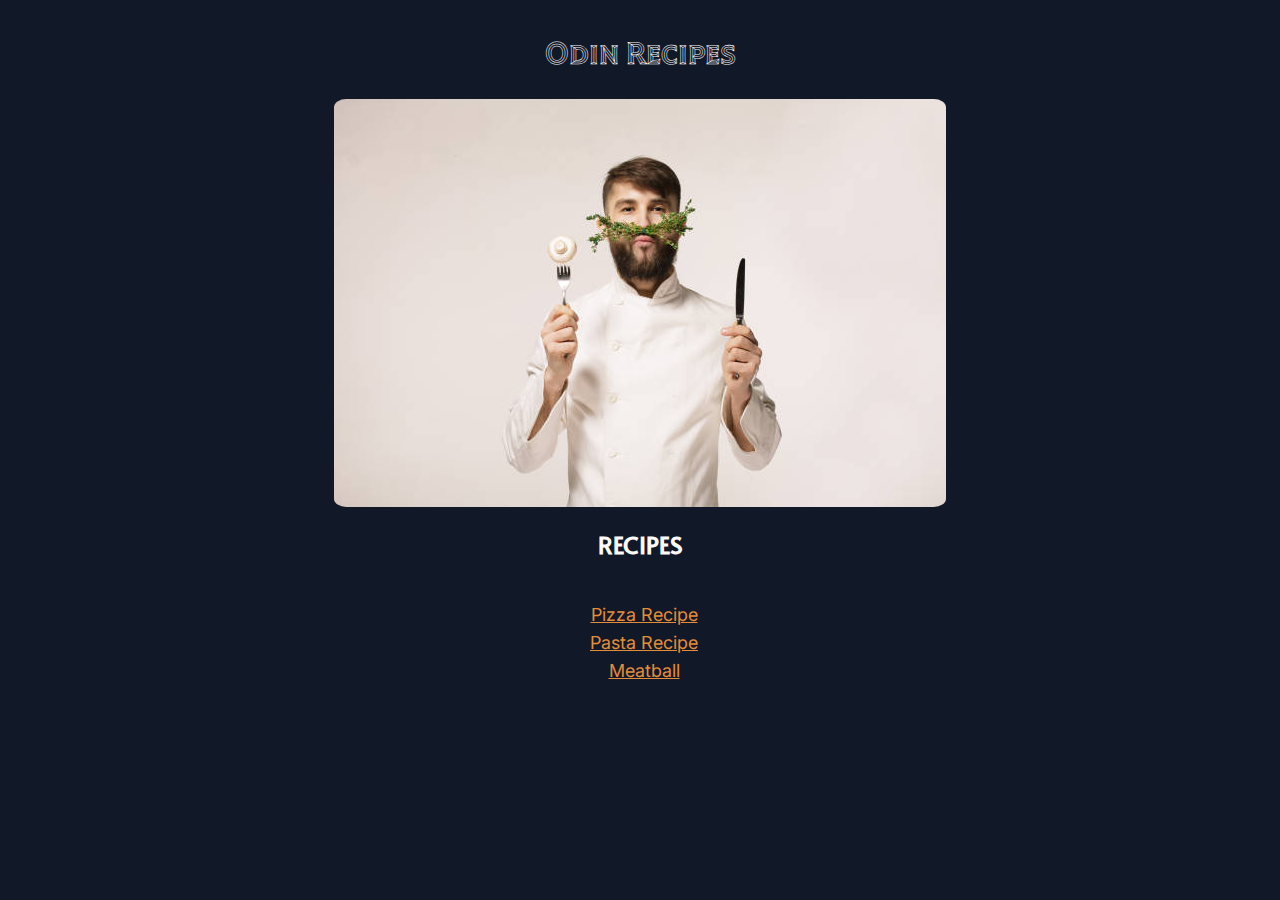
<file: index.html>
<!DOCTYPE html>
<html lang="en">
<head>
    <meta charset="UTF-8">
    <meta http-equiv="X-UA-Compatible" content="IE=edge">
    <meta name="viewport" content="width=device-width, initial-scale=1.0">
    <title>odin recipes</title>
    <link rel="stylesheet" href="recipes/recipe.css">
</head>
<body>
  <h1>Odin Recipes</h1>
  <img src="recipes/images/chef.jpg" alt="chef img">
  <h2>RECIPES</h2>
  <ul>
    <li><a href="recipes/pizza.html">Pizza Recipe</a></li>
    <li><a href="recipes/pasta.html">Pasta Recipe</a></li>
    <li><a href="recipes/meatball.html">Meatball</a></li>
  </ul>
</body>
</html>
</file>
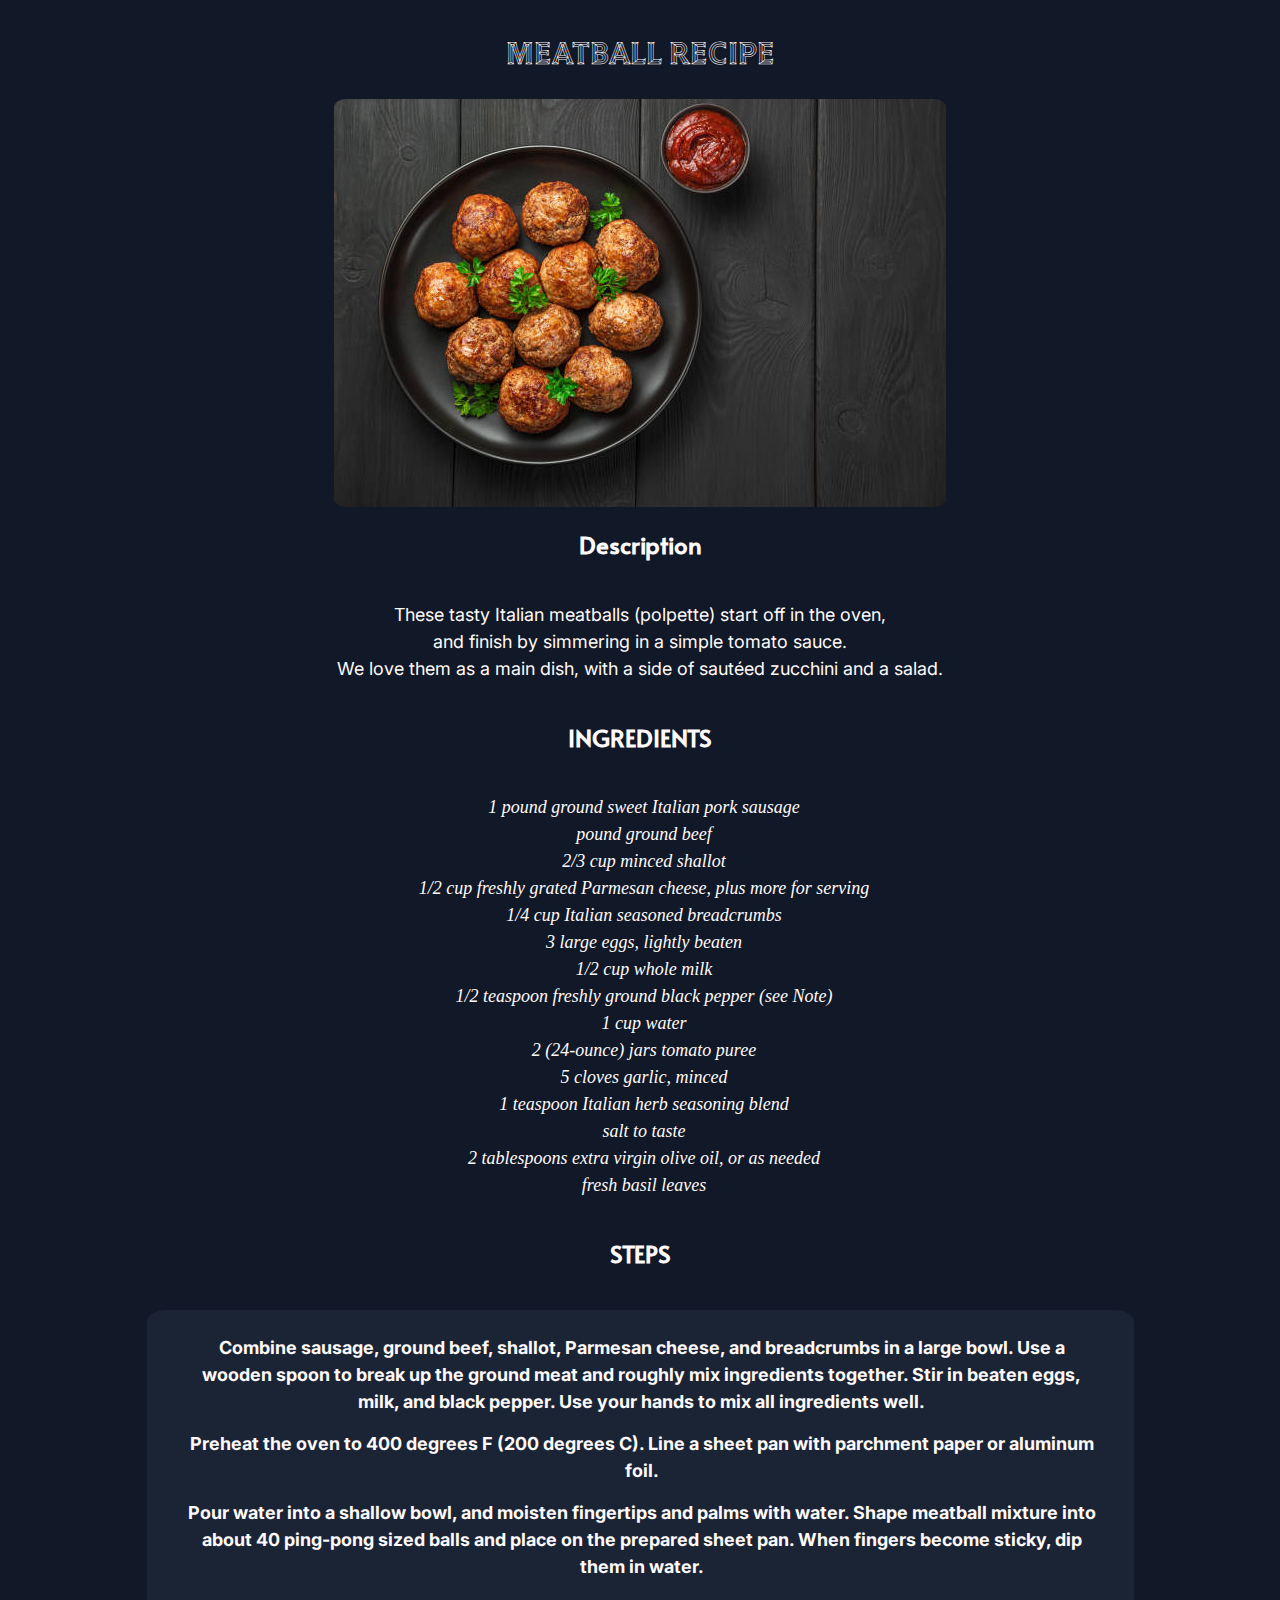
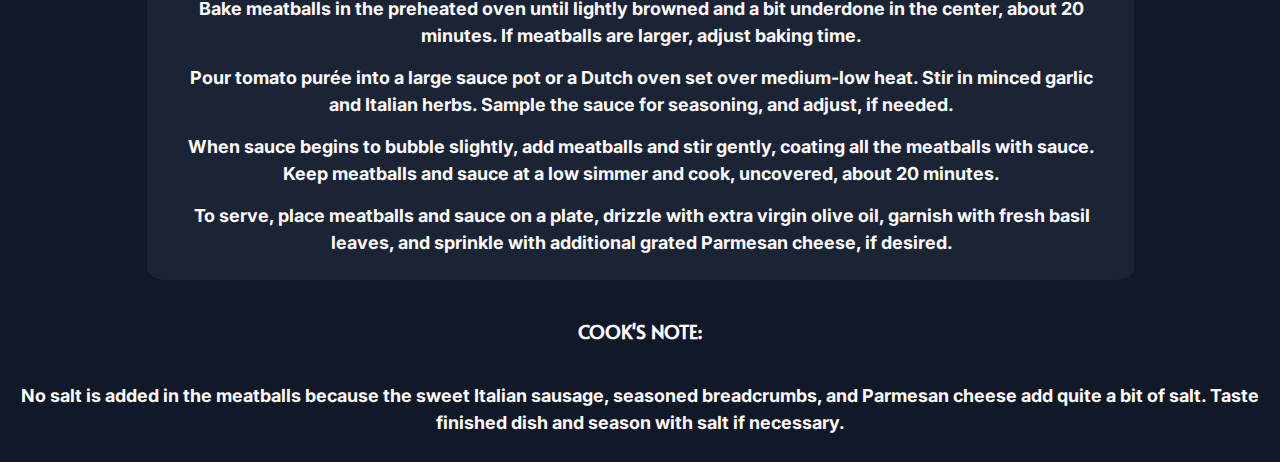
<file: recipes/meatball.html>
<!DOCTYPE html>
<html lang="en">
<head>
    <meta charset="UTF-8">
    <meta name="viewport" content="width=device-width, initial-scale=1.0">
    <title>odin's meatballs</title>
    <link rel="stylesheet" href="recipe.css">
    <style>
        ol li{
            margin-bottom: 15px;
        }
    </style>
</head>
<body>
        <h1>MEATBALL RECIPE</h1>
        <img src="images/meatball (2).jpg" alt="pizza image">
        <h2>Description</h2>
        <p>These tasty Italian meatballs (polpette) start off in the oven,<br> and finish by simmering in a simple tomato sauce.<br> We love them as a main dish, with a side of sautéed zucchini and a salad.</p>
        <h2>INGREDIENTS</h2>
        <ul>
            <li><i>1 pound ground sweet Italian pork sausage</i></li>
            <li><i>pound ground beef</i></li>
            <li><i>2/3 cup minced shallot</i></li>
            <li><i>1/2 cup freshly grated Parmesan cheese, plus more for serving</i></li>
            <li><i>1/4 cup Italian seasoned breadcrumbs</i></li>
            <li><i>3 large eggs, lightly beaten</i></li>
            <li><i>1/2 cup whole milk</i></li>
            <li><i>1/2 teaspoon freshly ground black pepper (see Note)</i></li>
            <li><i>1 cup water</i></li>
            <li><i>2 (24-ounce) jars tomato puree</i></li>
            <li><i>5 cloves garlic, minced</i></li>
            <li><i>1 teaspoon Italian herb seasoning blend</i></li>
            <li><i>salt to taste</i></li>
            <li><i>2 tablespoons extra virgin olive oil, or as needed</i></li>
            <li><i>fresh basil leaves</i></li>
        </ul>
        <h2>STEPS</h2>
        <ol>
            <h4>
              <p>
                <li>Combine sausage, ground beef, shallot, Parmesan cheese, and breadcrumbs in a large bowl. Use a wooden spoon to break up the ground meat and roughly mix ingredients together. Stir in beaten eggs, milk, and black pepper. Use your hands to mix all ingredients well.</li>
                <li>Preheat the oven to 400 degrees F (200 degrees C). Line a sheet pan with parchment paper or aluminum foil.</li>
                <li>Pour water into a shallow bowl, and moisten fingertips and palms with water. Shape meatball mixture into about 40 ping-pong sized balls and place on the prepared sheet pan. When fingers become sticky, dip them in water.</li>
                <li>Bake meatballs in the preheated oven until lightly browned and a bit underdone in the center, about 20 minutes. If meatballs are larger, adjust baking time.</li>
                <li>Pour tomato purée into a large sauce pot or a Dutch oven set over medium-low heat. Stir in minced garlic and Italian herbs. Sample the sauce for seasoning, and adjust, if needed.</li>
                <li>When sauce begins to bubble slightly, add meatballs and stir gently, coating all the meatballs with sauce. Keep meatballs and sauce at a low simmer and cook, uncovered, about 20 minutes.</li>
                <li>To serve, place meatballs and sauce on a plate, drizzle with extra virgin olive oil, garnish with fresh basil leaves, and sprinkle with additional grated Parmesan cheese, if desired.</li>
              </p>
            </h4>
        </ol>
        <h3>COOK'S NOTE:</h3>
        <p>
            <strong>No salt is added in the meatballs because the sweet Italian sausage, seasoned breadcrumbs, and Parmesan cheese add quite a bit of salt. Taste finished dish and season with salt if necessary.</strong>
        </p>
</body>
</html>
</file>
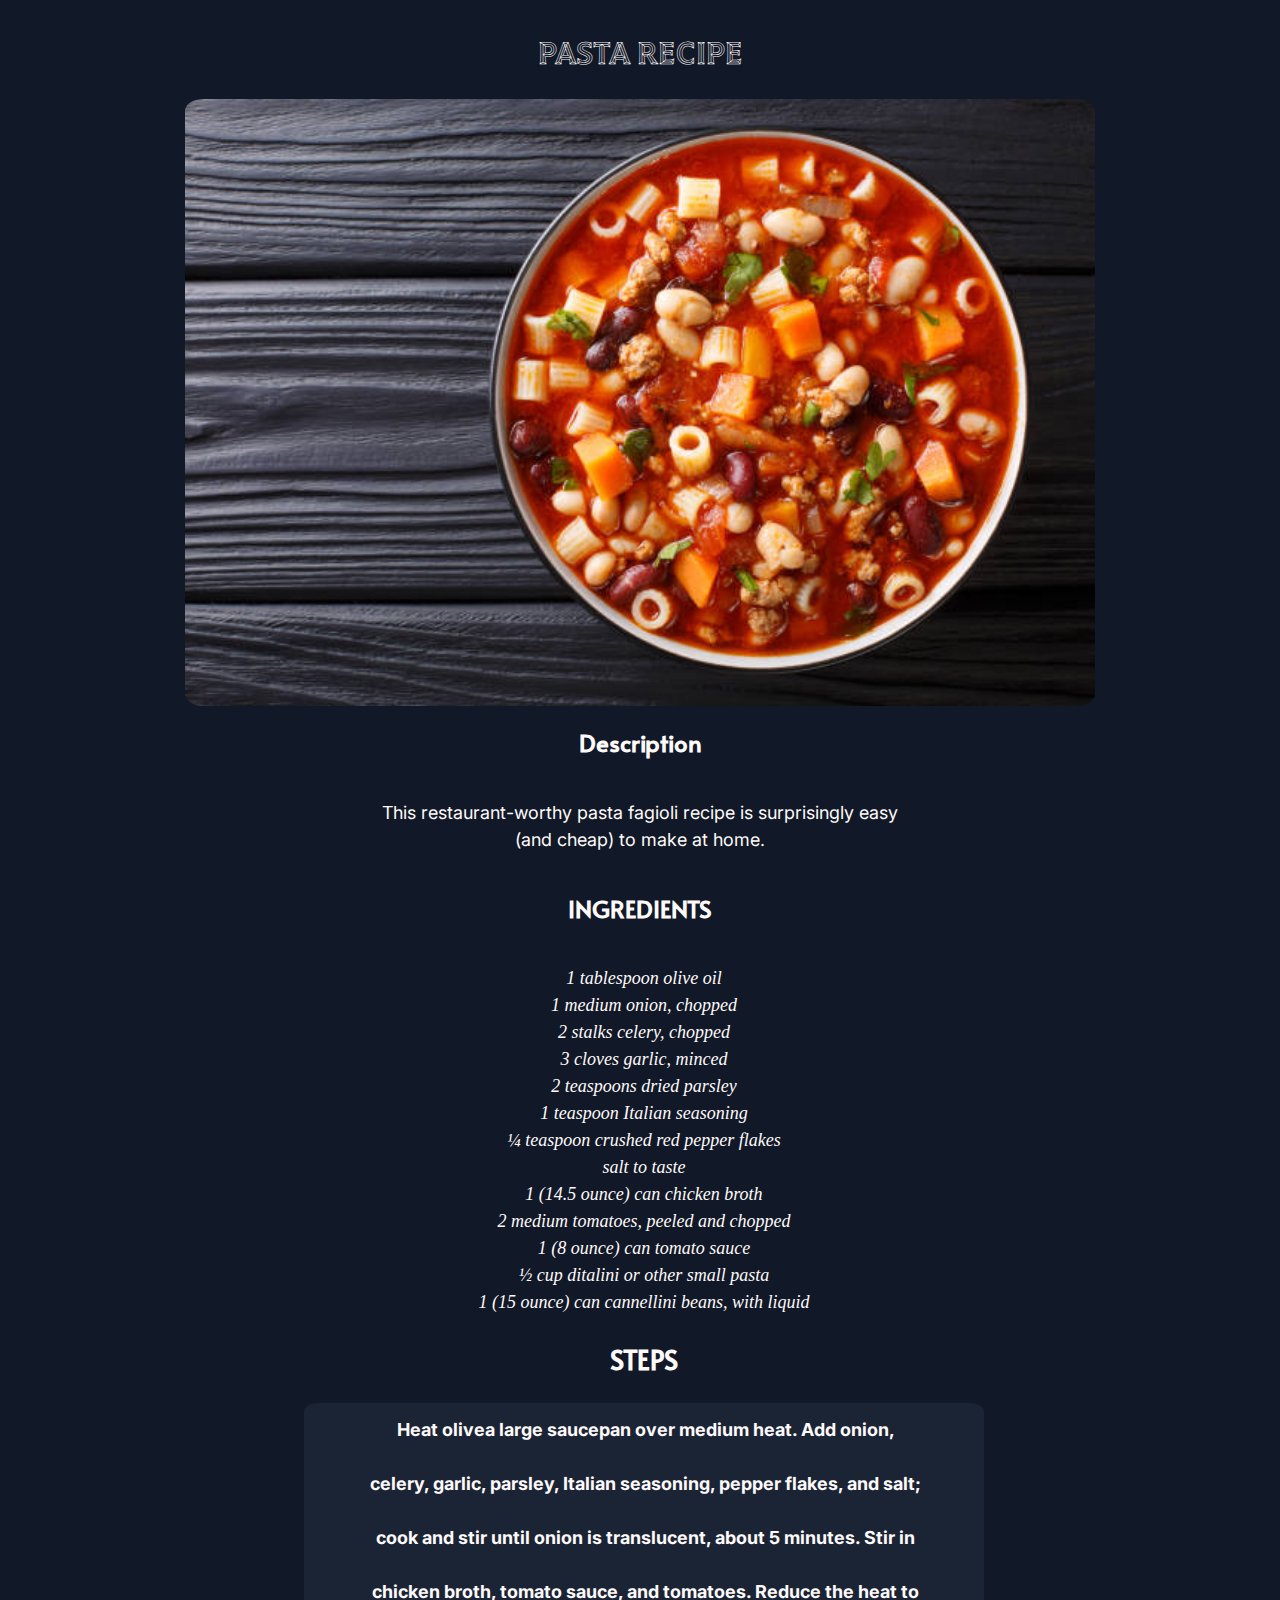
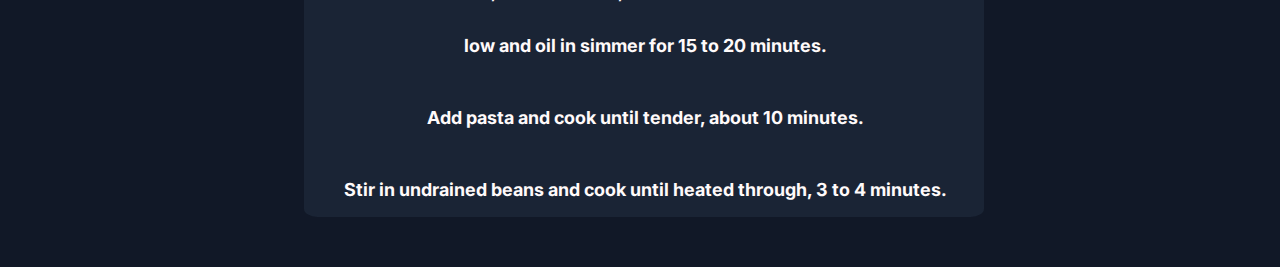
<file: recipes/pasta.html>
<!DOCTYPE html>
<html lang="en">
<head>
    <meta charset="UTF-8">
    <meta name="viewport" content="width=device-width, initial-scale=1.0">
    <title>odin's pasta fagioli</title>
    <link rel="stylesheet" href="recipe.css">
    <style>
        ol{
            line-height: 3;
        }
    </style>
</head>
<body>
    <h1>PASTA RECIPE</h1>
    <img src="images/pasta (2).jpg" alt="pasta image" width="910" height="607">
    <h2>Description</h2>
    <p>This restaurant-worthy pasta fagioli recipe is surprisingly easy <br>(and cheap) to make at home.</p>
    <h2>INGREDIENTS</h2>
    <ul>
        <li><i>1 tablespoon olive oil</i></li>
        <li><i>1 medium onion, chopped</i></li>
        <li><i>2 stalks celery, chopped</i></li>
        <li><i>3 cloves garlic, minced</i></li>
        <li><i>2 teaspoons dried parsley</i></li>
        <li><i>1 teaspoon Italian seasoning</i></li>
        <li><i>¼ teaspoon crushed red pepper flakes</i></li>
        <li><i>salt to taste</i></li>
        <li><i>1 (14.5 ounce) can chicken broth</i></li>
        <li><i>2 medium tomatoes, peeled and chopped</i></li>
        <li><i>1 (8 ounce) can tomato sauce</i></li>
        <li><i>½ cup ditalini or other small pasta</i></li>
        <li><i>1 (15 ounce) can cannellini beans, with liquid</i></li>
    <h2>STEPS</h2>
    <ol>
        <h4>
            <p><li>Heat olivea large saucepan over medium heat. Add onion,<br> celery, garlic, parsley, Italian seasoning, pepper flakes, and salt;<br> cook and stir until onion is translucent, about 5 minutes. Stir in<br> chicken broth, tomato sauce, and tomatoes. Reduce the heat to <br>low and oil in  simmer for 15 to 20 minutes.</li></p>
            <p><li>Add pasta and cook until tender, about 10 minutes.</li></p>
            <p><li>Stir in undrained beans and cook until heated through, 3 to 4 minutes.</li></p>  
        </h4>
    </ol>
</body>
</html> 
</body>
</html>
</file>
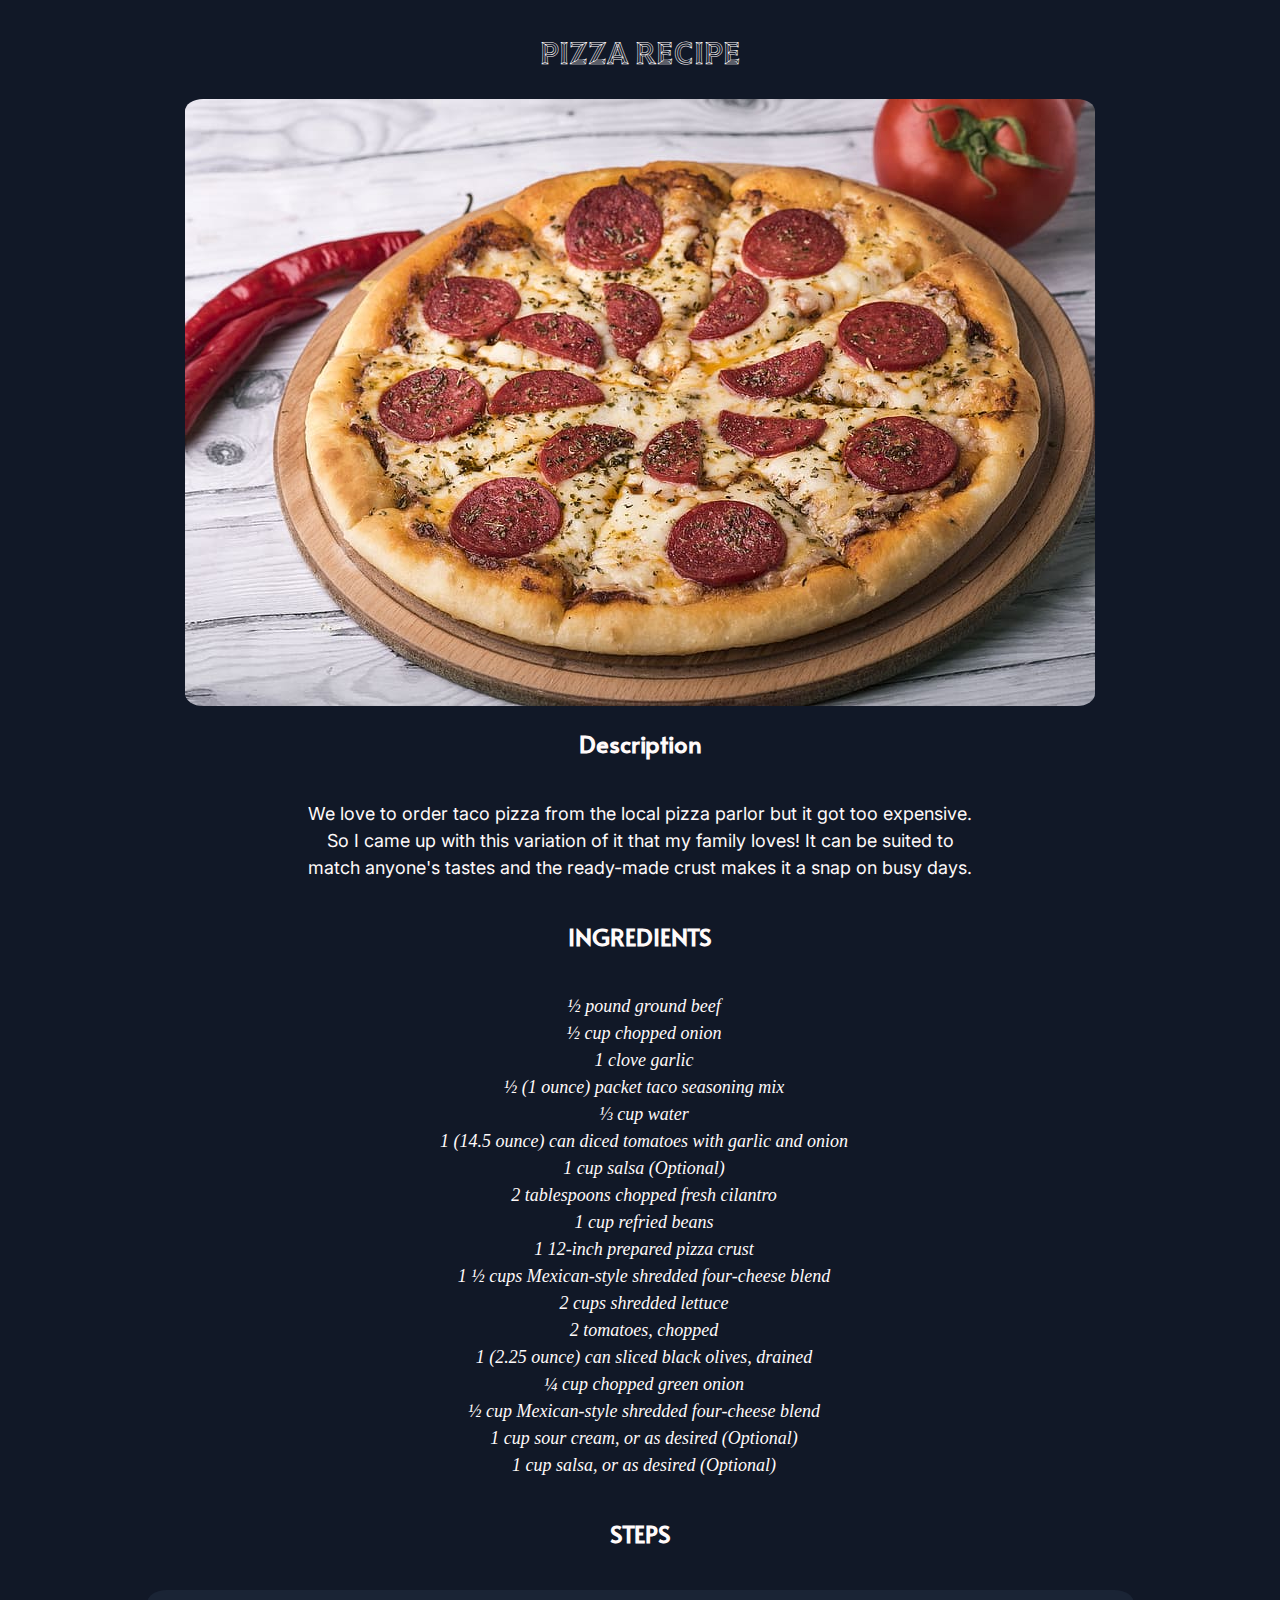
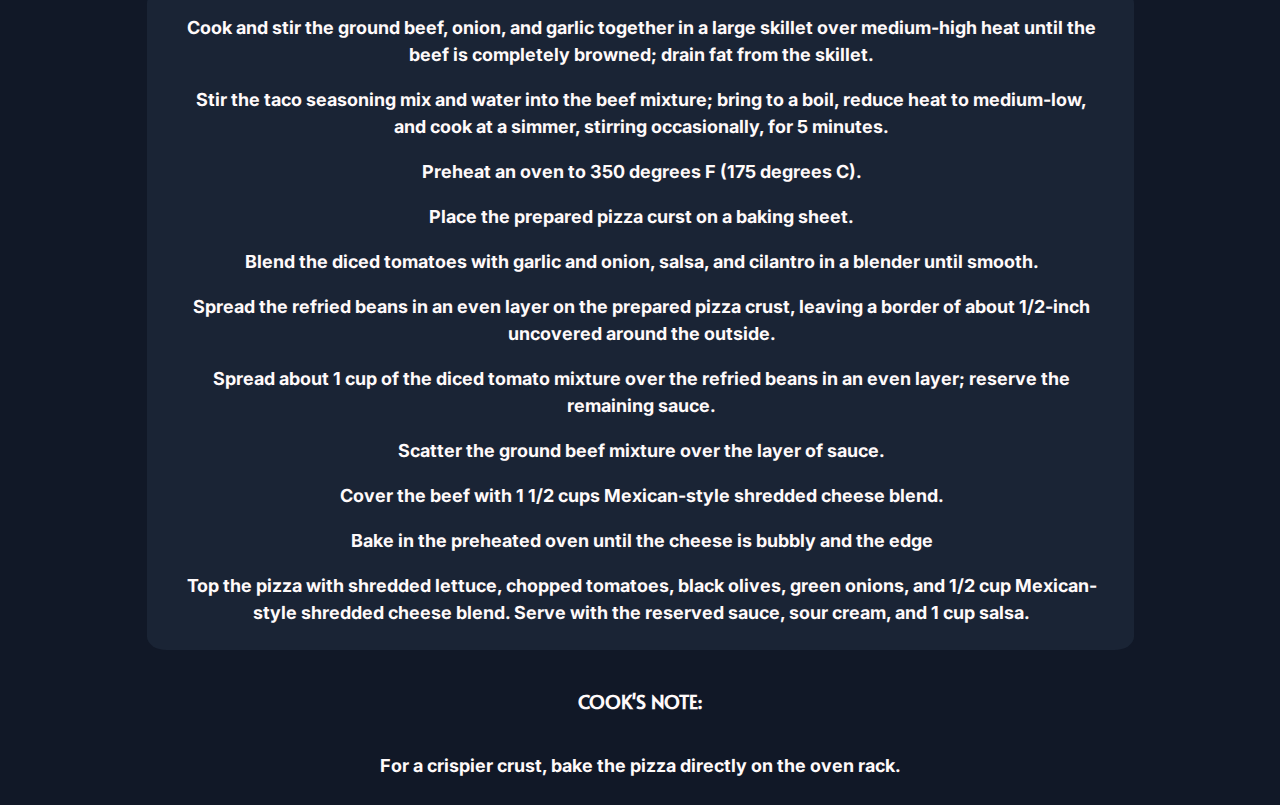
<file: recipes/pizza.html>
<!DOCTYPE html>
<html lang="en">
<head>
    <meta charset="UTF-8">
    <meta http-equiv="X-UA-Compatible" content="IE=edge">
    <meta name="viewport" content="width=device-width, initial-scale=1.0">
    <title>Odin pizza</title>
    <link rel="stylesheet" href="recipe.css">
</head>
<body>
    <h1>PIZZA RECIPE</h1>
    <img src="images\pizza.jpg" alt="pizza image">
    <h2>Description</h2>
    <p>We love to order taco pizza from the local pizza parlor but it got too expensive.<br> So I came up with this variation of it that my family loves! It can be suited to<br> match anyone's tastes and the ready-made crust makes it a snap on busy days.</p>
    <h2>INGREDIENTS</h2>
    <ul>
        <li><i>½ pound ground beef</i></li>
        <li><i>½ cup chopped onion</i></li>
        <li><i>1 clove garlic</i></li>
        <li><i>½ (1 ounce) packet taco seasoning mix</i></li>
        <li><i>⅓ cup water</i></li>
        <li><i>1 (14.5 ounce) can diced tomatoes with garlic and onion</i></li>
        <li><i>1 cup salsa (Optional)</i></li>
        <li><i>2 tablespoons chopped fresh cilantro</i></li>
        <li><i>1 cup refried beans</i></li>
        <li><i>1 12-inch prepared pizza crust</i></li>
        <li><i>1 ½ cups Mexican-style shredded four-cheese blend</i></li>
        <li><i>2 cups shredded lettuce</i></li>
        <li><i>2 tomatoes, chopped</i></li>
        <li><i>1 (2.25 ounce) can sliced black olives, drained</i></li>
        <li><i>¼ cup chopped green onion</i></li>
        <li><i>½ cup Mexican-style shredded four-cheese blend</i></li>
        <li><i>1 cup sour cream, or as desired (Optional)</i></li>
        <li><i>1 cup salsa, or as desired (Optional)</i></li>
    </ul>
    <h2>STEPS</h2>
    <ol>
        <h4>
        <p><li>Cook and stir the ground beef, onion, and garlic together in a large skillet over medium-high heat until the beef is completely browned; drain fat from the skillet.</li></p>
        <p><li>Stir the taco seasoning mix and water into the beef mixture; bring to a boil, reduce heat to medium-low, and cook at a simmer, stirring occasionally, for 5 minutes.</li></p>
        <p><li>Preheat an oven to 350 degrees F (175 degrees C).</li></p>
        <p><li>Place the prepared pizza curst on a baking sheet.</li></p>
        <p><li>Blend the diced tomatoes with garlic and onion, salsa, and cilantro in a blender until smooth.</li></p>
        <p><li>Spread the refried beans in an even layer on the prepared pizza crust, leaving a border of about 1/2-inch uncovered around the outside.</li></p>
        <p><li>Spread about 1 cup of the diced tomato mixture over the refried beans in an even layer; reserve the remaining sauce.</li></p>
        <p><li>Scatter the ground beef mixture over the layer of sauce.</li></p>
        <p><li>Cover the beef with 1 1/2 cups Mexican-style shredded cheese blend.</li></p>
        <p><li>Bake in the preheated oven until the cheese is bubbly and the edge</p>
        <p><li>Top the pizza with shredded lettuce, chopped tomatoes, black olives, green onions, and 1/2 cup Mexican-style shredded cheese blend. Serve with the reserved sauce, sour cream, and 1 cup salsa.</li></p>
        </h4>
    </ol>
    <h3>COOK'S NOTE:</h3>
    <p>
        <strong>For a crispier crust, bake the pizza directly on the oven rack.</strong>
    </p>
</body>
</html>
</file>
<file: recipes/recipe.css>
@import url('https://fonts.googleapis.com/css2?family=Inter&display=swap');
@import url('https://fonts.googleapis.com/css2?family=Tilt+Prism&display=swap');
@import url('https://fonts.googleapis.com/css2?family=Alata&display=swap');
body{
    background-color: hsl(221, 39%, 11%);
    color:hsl(0, 100%, 99%);
    line-height: 1.5;
    text-align: center;
    display: flex;
    align-items: center;
    flex-direction: column;
}
h1{
    font-family: 'Tilt Prism', cursive;
    font: 32px;
}
ul{
    list-style: none;
    margin-left: -32px;
    font-size: 18px;
}
img{
    border-radius:2%;
    height: auto;
}
ol,p{
    font-size: 18px;
    font-family: 'Inter', sans-serif;
}
ol{
    list-style: none;
    max-width: 910px;
    text-align: center;
    background-color: #1a2435;
    padding-right: 37px;
    border-radius: 2%;
}
h2,h3{
    font-family: 'Alata', sans-serif;
}
a{
    color: #e38d3b;
    font-size: 18px;
    font-family: 'Inter',sans-serif;
  }
</file>
